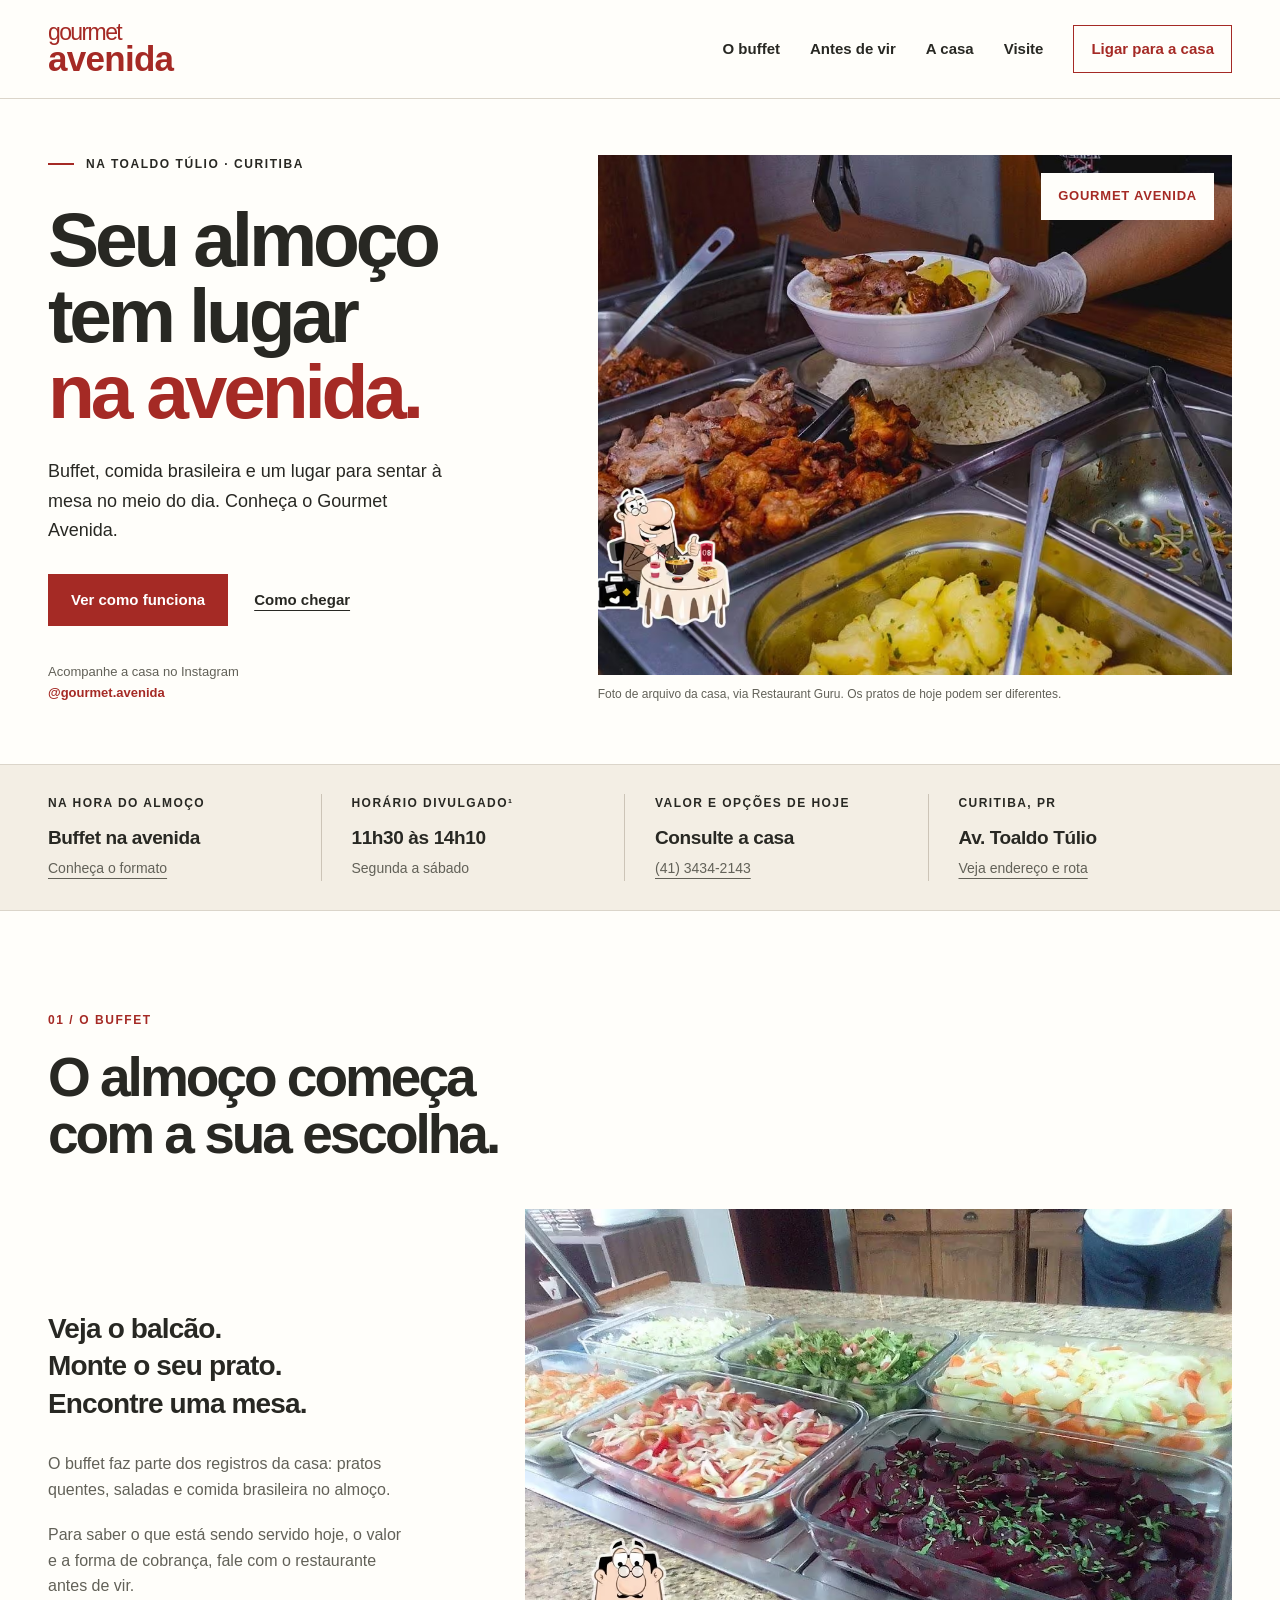
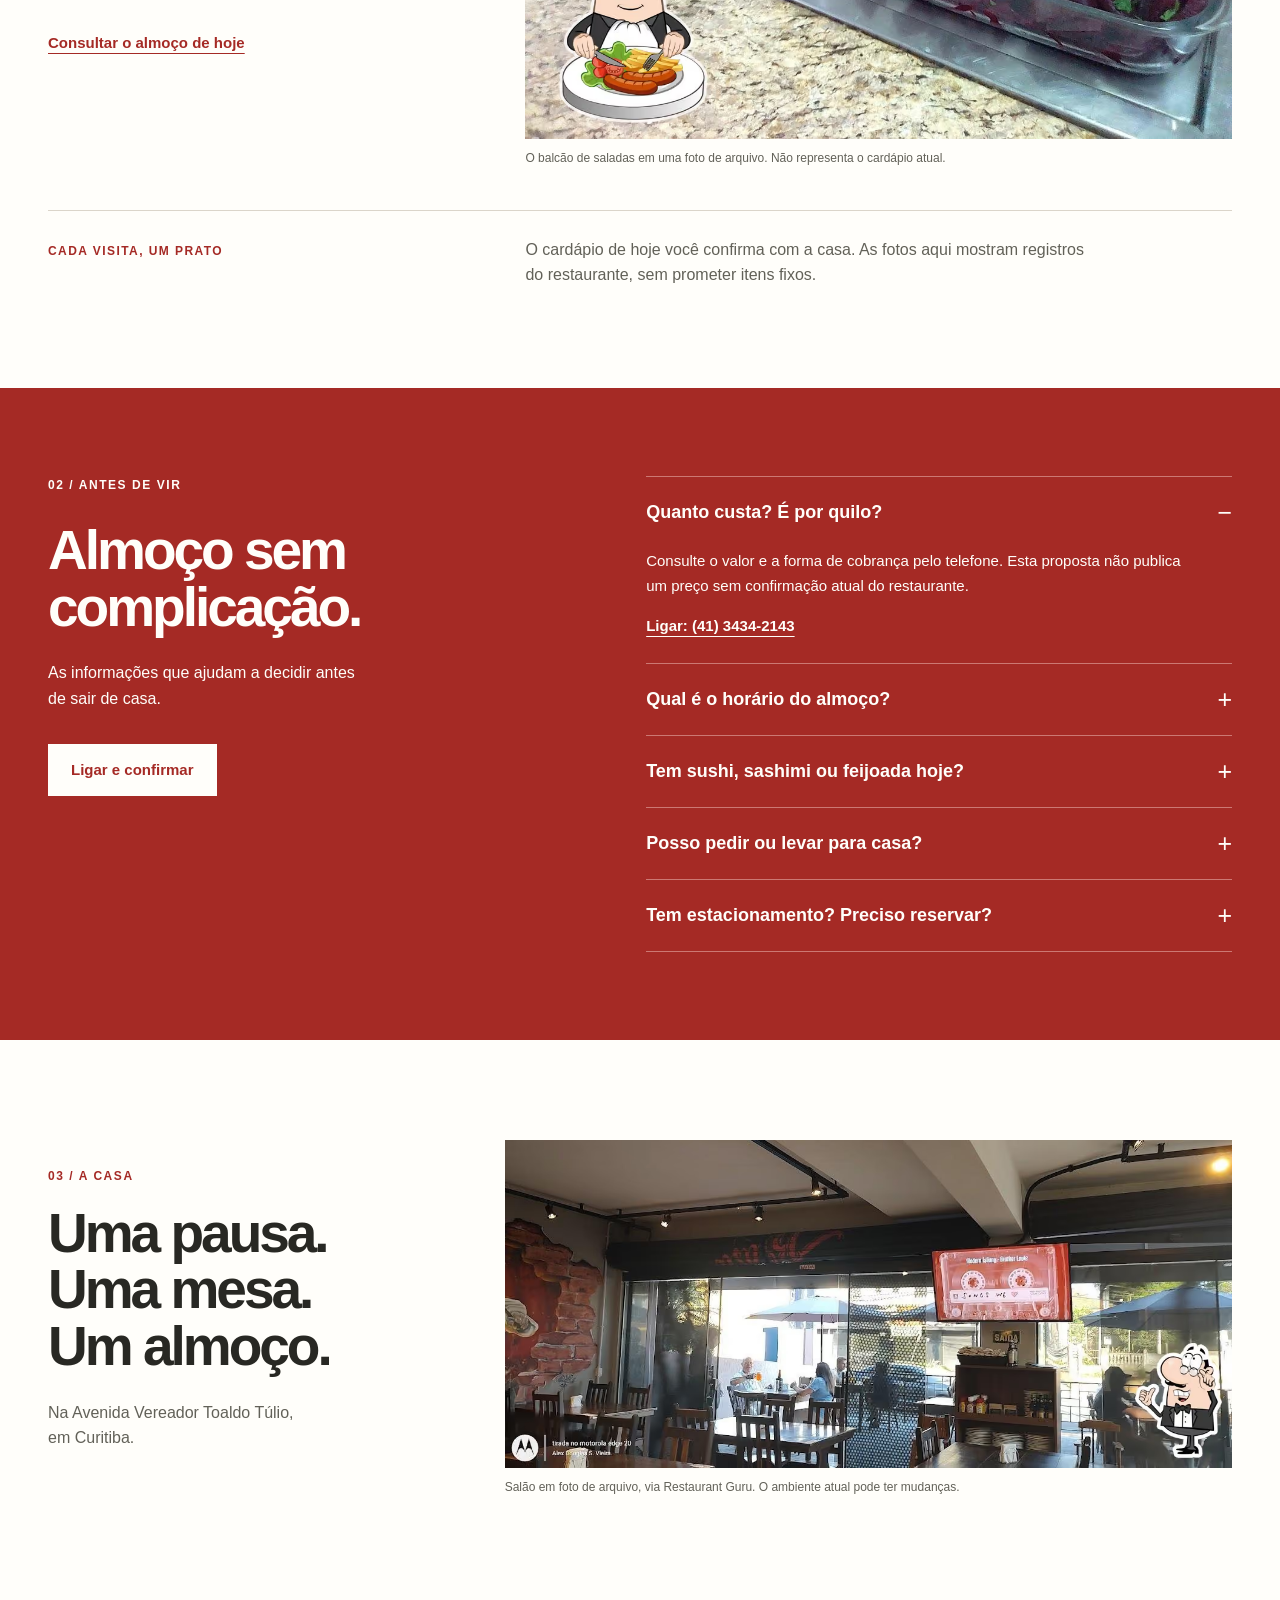
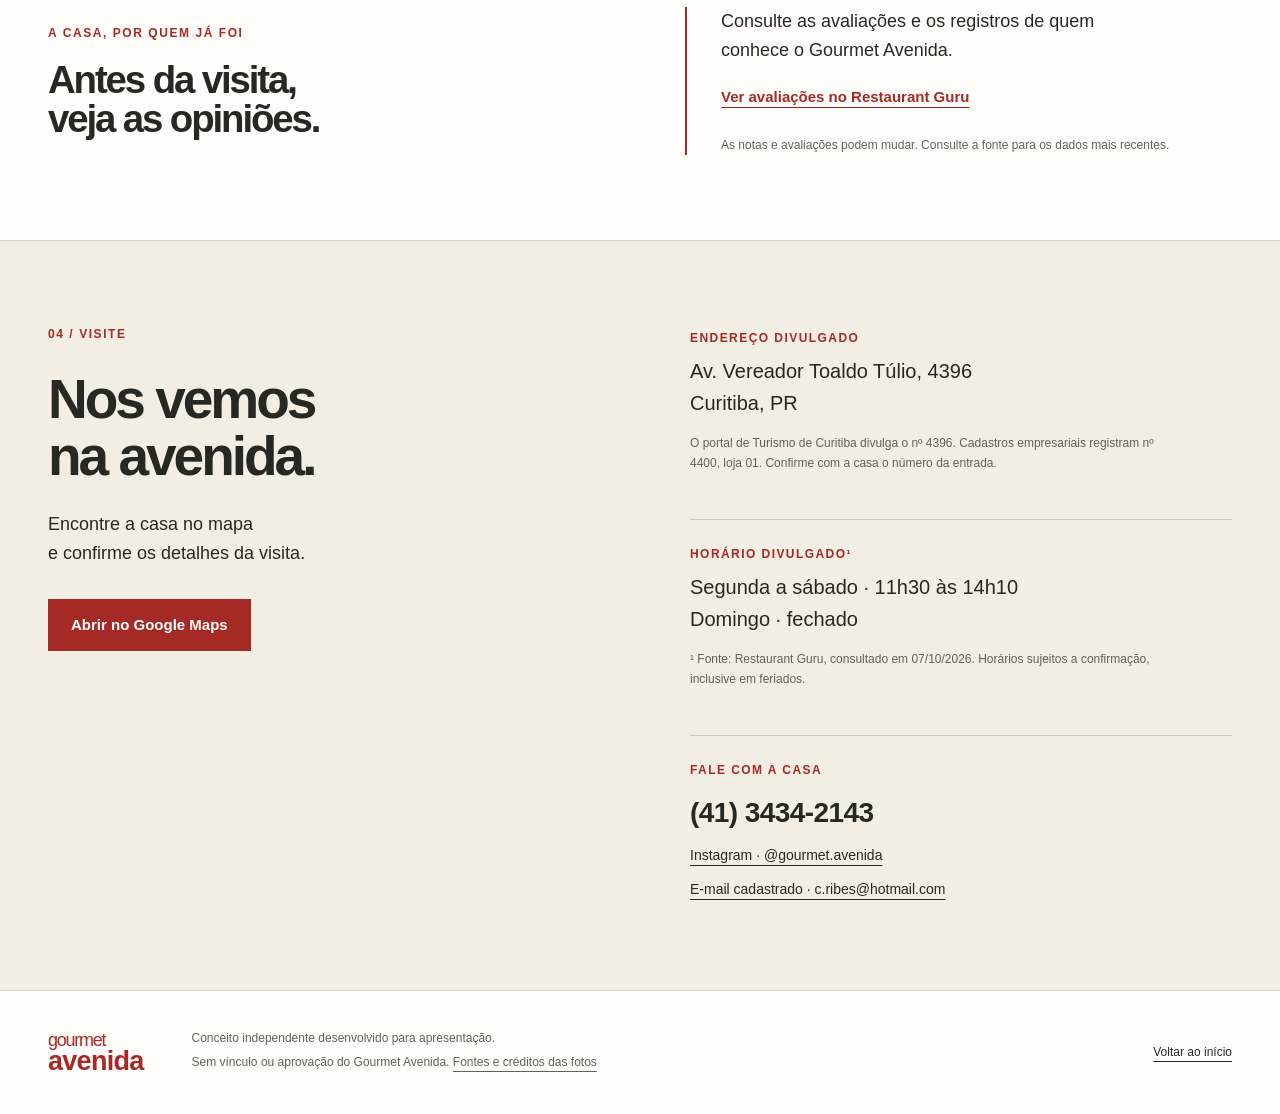
<file: index.html>
<!doctype html>
<html lang="pt-BR">
<head>
  <meta charset="utf-8">
  <meta name="viewport" content="width=device-width, initial-scale=1">
  <meta name="robots" content="noindex, nofollow">
  <meta name="theme-color" content="#a52a25">
  <meta name="description" content="Uma proposta independente de website para o Gourmet Avenida: buffet no almoço, localização e contatos em Curitiba.">
  <title>Gourmet Avenida · Proposta independente</title>
  <link rel="icon" type="image/svg+xml" href="assets/favicon.svg">
  <link rel="stylesheet" href="styles.css">
  <script src="script.js" defer></script>
</head>
<body>
  <a class="skip-link" href="#conteudo">Pular para o conteúdo</a>
  <header class="site-header">
    <div class="header-inner wrap">
      <a class="wordmark" href="#inicio" aria-label="Gourmet Avenida, início"><span>gourmet</span><strong>avenida</strong></a>
      <button class="menu-toggle" aria-controls="navigation" aria-expanded="false" type="button">Menu <span aria-hidden="true">☰</span></button>
      <nav id="navigation" aria-label="Navegação principal">
        <a href="#buffet">O buffet</a><a href="#antes-de-vir">Antes de vir</a><a href="#a-casa">A casa</a><a href="#visite">Visite</a>
        <a class="header-contact" href="tel:+554134342143">Ligar para a casa</a>
      </nav>
    </div>
  </header>
  <main id="conteudo">
    <section class="hero wrap" id="inicio" aria-labelledby="hero-title">
      <div class="hero-copy">
        <p class="eyebrow"><span class="small-rule" aria-hidden="true"></span> NA TOALDO TÚLIO · CURITIBA</p>
        <h1 id="hero-title">Seu almoço<br>tem lugar<br><span>na avenida.</span></h1>
        <p class="hero-description">Buffet, comida brasileira e um lugar para sentar à mesa no meio do dia. Conheça o Gourmet Avenida.</p>
        <div class="actions"><a class="button" href="#buffet">Ver como funciona</a><a class="text-link" href="https://www.google.com/maps/search/?api=1&amp;query=Gourmet%20Avenida%20Curitiba" target="_blank" rel="noopener noreferrer">Como chegar</a></div>
        <a class="hero-instagram" href="https://www.instagram.com/gourmet.avenida/" target="_blank" rel="noopener noreferrer">Acompanhe a casa no Instagram <span>@gourmet.avenida</span></a>
      </div>
      <figure class="hero-photo">
        <picture><source type="image/avif" srcset="assets/images/buffet-640.avif 640w, assets/images/buffet-1200.avif 1200w" sizes="(max-width: 760px) 100vw, 54vw"><img src="assets/images/buffet-1200.webp" srcset="assets/images/buffet-640.webp 640w, assets/images/buffet-1200.webp 1200w" sizes="(max-width: 760px) 100vw, 54vw" width="1200" height="802" fetchpriority="high" alt="Registro do buffet do Gourmet Avenida, com uma pessoa se servindo no balcão de pratos quentes."></picture>
        <div class="photo-label" aria-hidden="true">GOURMET AVENIDA</div>
        <figcaption>Foto de arquivo da casa, via Restaurant Guru. Os pratos de hoje podem ser diferentes.</figcaption>
      </figure>
    </section>
    <div class="quick-info">
      <div class="wrap quick-grid">
        <div><span class="mini-label">NA HORA DO ALMOÇO</span><strong>Buffet na avenida</strong><a href="#buffet">Conheça o formato</a></div>
        <div><span class="mini-label">HORÁRIO DIVULGADO¹</span><strong>11h30 às 14h10</strong><span>Segunda a sábado</span></div>
        <div><span class="mini-label">VALOR E OPÇÕES DE HOJE</span><strong>Consulte a casa</strong><a href="tel:+554134342143">(41) 3434-2143</a></div>
        <div><span class="mini-label">CURITIBA, PR</span><strong>Av. Toaldo Túlio</strong><a href="#visite">Veja endereço e rota</a></div>
      </div>
    </div>
    <section class="section wrap buffet-section" id="buffet" aria-labelledby="buffet-title">
      <div class="section-heading"><p class="eyebrow">01 / O BUFFET</p><h2 id="buffet-title">O almoço começa<br>com a sua escolha.</h2></div>
      <div class="buffet-layout">
        <div class="buffet-copy"><p class="lead">Veja o balcão.<br>Monte o seu prato.<br>Encontre uma mesa.</p><p>O buffet faz parte dos registros da casa: pratos quentes, saladas e comida brasileira no almoço.</p><p>Para saber o que está sendo servido hoje, o valor e a forma de cobrança, fale com o restaurante antes de vir.</p><a class="text-link" href="tel:+554134342143">Consultar o almoço de hoje</a></div>
        <figure class="buffet-photo"><picture><source type="image/avif" srcset="assets/images/saladas-640.avif 640w, assets/images/saladas-1200.avif 1200w" sizes="(max-width: 760px) 100vw, 60vw"><img src="assets/images/saladas-1200.webp" srcset="assets/images/saladas-640.webp 640w, assets/images/saladas-1200.webp 1200w" sizes="(max-width: 760px) 100vw, 60vw" width="1200" height="900" loading="lazy" decoding="async" alt="Foto de arquivo do balcão de saladas do Gourmet Avenida, com travessas no buffet."></picture><figcaption>O balcão de saladas em uma foto de arquivo. Não representa o cardápio atual.</figcaption></figure>
      </div>
      <div class="buffet-note"><span class="mini-label">CADA VISITA, UM PRATO</span><p>O cardápio de hoje você confirma com a casa. As fotos aqui mostram registros do restaurante, sem prometer itens fixos.</p></div>
    </section>
    <section class="before-section" id="antes-de-vir" aria-labelledby="before-title">
      <div class="wrap before-grid"><div><p class="eyebrow">02 / ANTES DE VIR</p><h2 id="before-title">Almoço sem<br>complicação.</h2><p>As informações que ajudam a decidir antes de sair de casa.</p><a class="button button-light" href="tel:+554134342143">Ligar e confirmar</a></div>
      <div class="faq">
        <details open><summary>Quanto custa? É por quilo?</summary><div class="faq-answer"><p>Consulte o valor e a forma de cobrança pelo telefone. Esta proposta não publica um preço sem confirmação atual do restaurante.</p><a href="tel:+554134342143">Ligar: (41) 3434-2143</a></div></details>
        <details><summary>Qual é o horário do almoço?</summary><div class="faq-answer"><p>O Restaurant Guru divulga segunda a sábado, das 11h30 às 14h10, e domingo fechado. Confirme com a casa, principalmente em feriados.¹</p></div></details>
        <details><summary>Tem sushi, sashimi ou feijoada hoje?</summary><div class="faq-answer"><p>Há menções a esses itens em registros e avaliações da casa. Para saber se estão no buffet de hoje, consulte o restaurante. Não há cardápio do dia confirmado nesta proposta.</p><a href="https://www.instagram.com/gourmet.avenida/" target="_blank" rel="noopener noreferrer">Consultar o Instagram da casa</a></div></details>
        <details><summary>Posso pedir ou levar para casa?</summary><div class="faq-answer"><p>Confirme por telefone se há retirada ou entrega hoje e qual é o canal de pedido. Não foi verificado um link oficial de delivery ativo para esta proposta.</p></div></details>
        <details><summary>Tem estacionamento? Preciso reservar?</summary><div class="faq-answer"><p>Fale com a casa sobre estacionamento, reservas e formas de pagamento antes da visita. Essas condições ainda precisam ser confirmadas pelo restaurante.</p></div></details>
      </div></div>
    </section>
    <section class="section wrap house-section" id="a-casa" aria-labelledby="house-title">
      <div class="section-heading"><p class="eyebrow">03 / A CASA</p><h2 id="house-title">Uma pausa.<br>Uma mesa.<br>Um almoço.</h2><p>Na Avenida Vereador Toaldo Túlio, em Curitiba.</p></div>
      <figure class="house-photo"><picture><source type="image/avif" srcset="assets/images/salao-640.avif 640w, assets/images/salao-1200.avif 1200w" sizes="(max-width: 760px) 100vw, 65vw"><img src="assets/images/salao-1200.webp" srcset="assets/images/salao-640.webp 640w, assets/images/salao-1200.webp 1200w" sizes="(max-width: 760px) 100vw, 65vw" width="1200" height="540" loading="lazy" decoding="async" alt="Foto de arquivo do salão do Gourmet Avenida, com mesas, cadeiras e a entrada envidraçada."></picture><figcaption>Salão em foto de arquivo, via Restaurant Guru. O ambiente atual pode ter mudanças.</figcaption></figure>
    </section>
    <section class="reputation wrap" aria-labelledby="reputation-title"><div><p class="eyebrow">A CASA, POR QUEM JÁ FOI</p><h2 id="reputation-title">Antes da visita,<br>veja as opiniões.</h2></div><div class="reputation-copy"><p>Consulte as avaliações e os registros de quem conhece o Gourmet Avenida.</p><a class="text-link" href="https://restaurantguru.com.br/Gourmet-Avenida-Curitiba" target="_blank" rel="noopener noreferrer">Ver avaliações no Restaurant Guru</a><p class="source-note">As notas e avaliações podem mudar. Consulte a fonte para os dados mais recentes.</p></div></section>
    <section class="visit-section" id="visite" aria-labelledby="visit-title"><div class="wrap visit-grid"><div><p class="eyebrow">04 / VISITE</p><h2 id="visit-title">Nos vemos<br>na avenida.</h2><p class="visit-intro">Encontre a casa no mapa<br>e confirme os detalhes da visita.</p><a class="button" href="https://www.google.com/maps/search/?api=1&amp;query=Gourmet%20Avenida%20Curitiba" target="_blank" rel="noopener noreferrer">Abrir no Google Maps</a></div><div class="visit-info"><div class="visit-row"><span class="mini-label">ENDEREÇO DIVULGADO</span><p>Av. Vereador Toaldo Túlio, 4396<br>Curitiba, PR</p><p class="source-note">O portal de Turismo de Curitiba divulga o nº 4396. Cadastros empresariais registram nº 4400, loja 01. Confirme com a casa o número da entrada.</p></div><div class="visit-row"><span class="mini-label">HORÁRIO DIVULGADO¹</span><p>Segunda a sábado · 11h30 às 14h10<br>Domingo · fechado</p><p class="source-note">¹ Fonte: Restaurant Guru, consultado em 07/10/2026. Horários sujeitos a confirmação, inclusive em feriados.</p></div><div class="visit-row"><span class="mini-label">FALE COM A CASA</span><a class="contact-number" href="tel:+554134342143">(41) 3434-2143</a><a href="https://www.instagram.com/gourmet.avenida/" target="_blank" rel="noopener noreferrer">Instagram · @gourmet.avenida</a><a href="mailto:c.ribes@hotmail.com">E-mail cadastrado · c.ribes@hotmail.com</a></div></div></div></section>
  </main>
  <footer class="footer"><div class="wrap footer-inner"><a class="wordmark" href="#inicio" aria-label="Voltar ao início"><span>gourmet</span><strong>avenida</strong></a><div><p>Conceito independente desenvolvido para apresentação.</p><p>Sem vínculo ou aprovação do Gourmet Avenida. <a href="fontes.html">Fontes e créditos das fotos</a></p></div><a class="back-top" href="#inicio">Voltar ao início</a></div></footer>
  <nav class="mobile-actions" aria-label="Acesso rápido"><a href="tel:+554134342143">Ligar</a><a href="#antes-de-vir">Preço e horário</a><a href="https://www.google.com/maps/search/?api=1&amp;query=Gourmet%20Avenida%20Curitiba" target="_blank" rel="noopener noreferrer">Como chegar</a></nav>
</body>
</html>
</file>
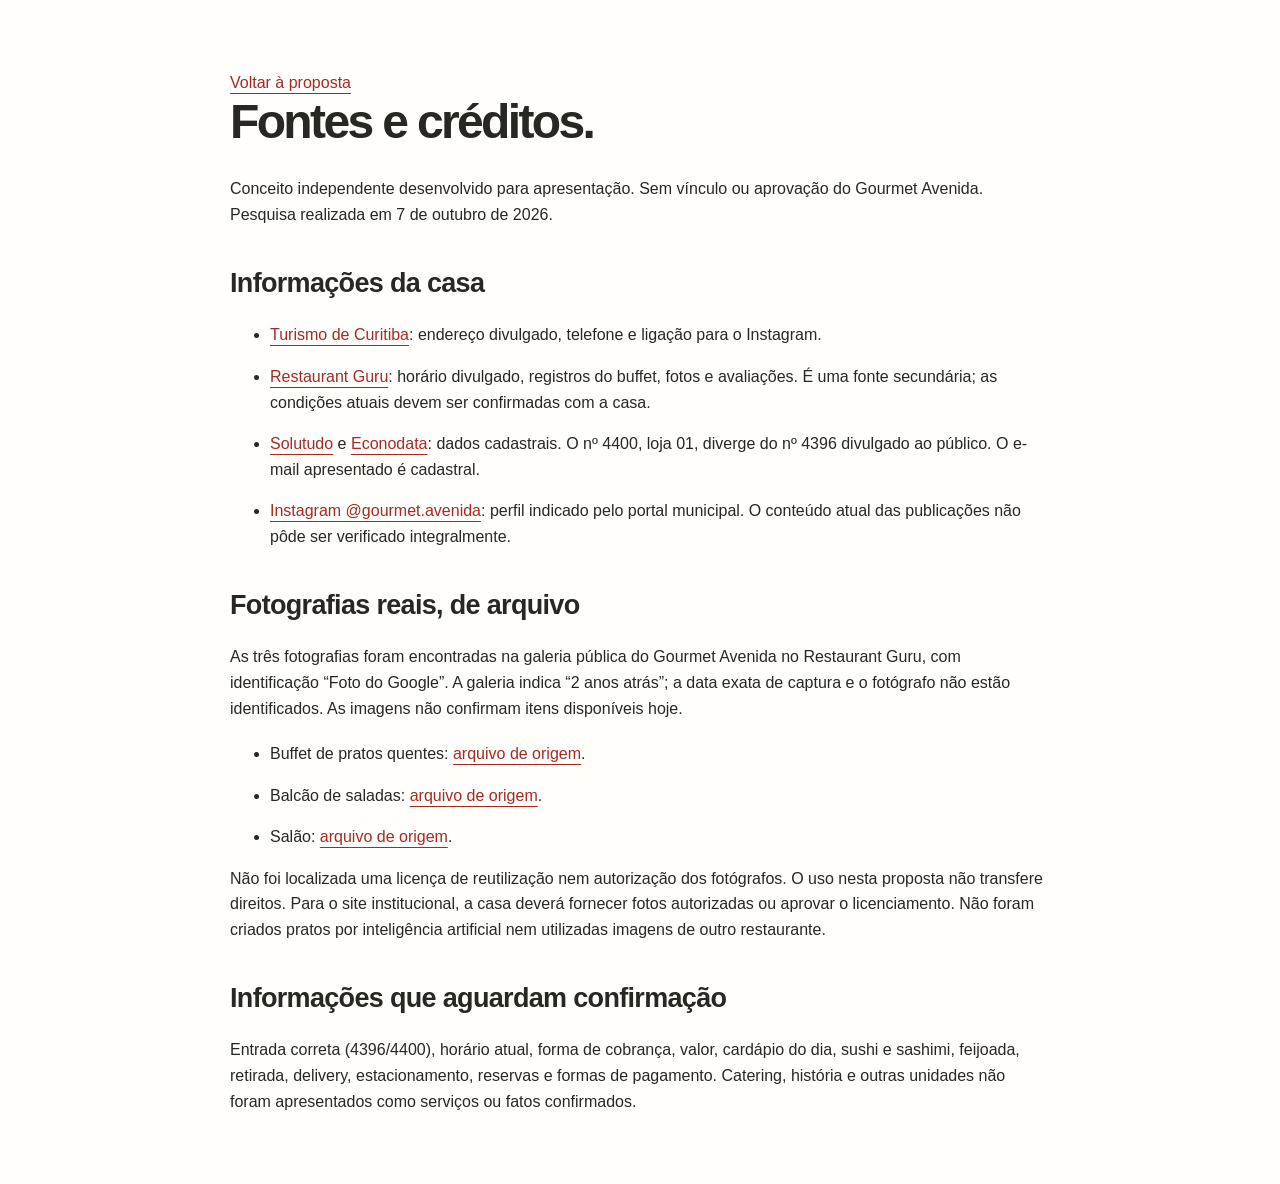
<file: fontes.html>
<!doctype html><html lang="pt-BR"><head><meta charset="utf-8"><meta name="viewport" content="width=device-width,initial-scale=1"><meta name="robots" content="noindex, nofollow"><title>Fontes e créditos · Gourmet Avenida · Proposta</title><link rel="icon" type="image/svg+xml" href="assets/favicon.svg"><link rel="stylesheet" href="styles.css"></head><body><main class="credits wrap"><a href="index.html">Voltar à proposta</a><h1>Fontes e créditos.</h1><p>Conceito independente desenvolvido para apresentação. Sem vínculo ou aprovação do Gourmet Avenida. Pesquisa realizada em 7 de outubro de 2026.</p><h2>Informações da casa</h2><ul><li><a href="https://turismo.curitiba.pr.gov.br/conteudos/variados/69/3" target="_blank" rel="noopener noreferrer">Turismo de Curitiba</a>: endereço divulgado, telefone e ligação para o Instagram.</li><li><a href="https://restaurantguru.com.br/Gourmet-Avenida-Curitiba" target="_blank" rel="noopener noreferrer">Restaurant Guru</a>: horário divulgado, registros do buffet, fotos e avaliações. É uma fonte secundária; as condições atuais devem ser confirmadas com a casa.</li><li><a href="https://www.solutudo.com.br/empresas/pr/curitiba/restaurantes/gourmet-avenida-ltda-2988454" target="_blank" rel="noopener noreferrer">Solutudo</a> e <a href="https://www.econodata.com.br/consulta-empresa/21246139000190-gourmet-avenida-ltda" target="_blank" rel="noopener noreferrer">Econodata</a>: dados cadastrais. O nº 4400, loja 01, diverge do nº 4396 divulgado ao público. O e-mail apresentado é cadastral.</li><li><a href="https://www.instagram.com/gourmet.avenida/" target="_blank" rel="noopener noreferrer">Instagram @gourmet.avenida</a>: perfil indicado pelo portal municipal. O conteúdo atual das publicações não pôde ser verificado integralmente.</li></ul><h2>Fotografias reais, de arquivo</h2><p>As três fotografias foram encontradas na galeria pública do Gourmet Avenida no Restaurant Guru, com identificação “Foto do Google”. A galeria indica “2 anos atrás”; a data exata de captura e o fotógrafo não estão identificados. As imagens não confirmam itens disponíveis hoje.</p><ul><li>Buffet de pratos quentes: <a href="https://img05.restaurantguru.com/raa9-Gourmet-avenida-meals.jpg" target="_blank" rel="noopener noreferrer">arquivo de origem</a>.</li><li>Balcão de saladas: <a href="https://img05.restaurantguru.com/r311-food-Gourmet-avenida.jpg" target="_blank" rel="noopener noreferrer">arquivo de origem</a>.</li><li>Salão: <a href="https://img05.restaurantguru.com/rc9b-interior-Gourmet-avenida.jpg" target="_blank" rel="noopener noreferrer">arquivo de origem</a>.</li></ul><p>Não foi localizada uma licença de reutilização nem autorização dos fotógrafos. O uso nesta proposta não transfere direitos. Para o site institucional, a casa deverá fornecer fotos autorizadas ou aprovar o licenciamento. Não foram criados pratos por inteligência artificial nem utilizadas imagens de outro restaurante.</p><h2>Informações que aguardam confirmação</h2><p>Entrada correta (4396/4400), horário atual, forma de cobrança, valor, cardápio do dia, sushi e sashimi, feijoada, retirada, delivery, estacionamento, reservas e formas de pagamento. Catering, história e outras unidades não foram apresentados como serviços ou fatos confirmados.</p></main></body></html>
</file>
<file: styles.css>
:root{--red:#a52a25;--dark-red:#88211d;--ink:#282823;--paper:#fffefa;--sand:#f3eee4;--line:#dbd5ca;--muted:#626158;--max:1312px}*{box-sizing:border-box}html{scroll-behavior:smooth;scroll-padding-top:100px}body{margin:0;background:var(--paper);color:var(--ink);font-family:Arial,Helvetica,sans-serif;font-size:1rem;line-height:1.6}a{color:inherit;text-underline-offset:5px}button{font:inherit}img{max-width:100%;height:auto;display:block}figure{margin:0}h1,h2,p{margin-top:0}h1,h2{overflow-wrap:anywhere;hyphens:auto;font-weight:750;letter-spacing:-.055em;line-height:1.03}h2{font-size:clamp(2.25rem,4.3vw,3.875rem);margin-bottom:25px}p{margin-bottom:20px}a:focus-visible,button:focus-visible,summary:focus-visible{outline:3px solid #0c6c92;outline-offset:6px;border-radius:2px}.wrap{max-width:var(--max);width:calc(100% - 96px);margin-inline:auto}.skip-link{position:fixed;top:8px;left:12px;background:var(--ink);color:white;padding:12px 20px;z-index:99;transform:translateY(-180%)}.skip-link:focus{transform:translateY(0)}.site-header{background:var(--paper);border-bottom:1px solid var(--line);position:sticky;top:0;z-index:20}.header-inner{min-height:98px;display:flex;align-items:center;justify-content:space-between;gap:32px}.wordmark{text-decoration:none;display:flex;flex-direction:column;line-height:.92;letter-spacing:-.045em;color:var(--red);width:max-content;flex:none}.wordmark span{font-size:1.4375rem;font-weight:400;letter-spacing:-.07em}.wordmark strong{font-size:2.1875rem;font-weight:800}nav{display:flex;align-items:center;gap:30px}nav a{text-decoration:none;font-size:0.9375rem;font-weight:600;padding-block:10px}nav a:hover{color:var(--red);text-decoration:underline}.header-contact{border:1px solid var(--red);color:var(--red);padding:11px 17px}.menu-toggle{display:none}.hero{display:grid;grid-template-columns:.9fr 1.12fr;gap:40px;padding-top:56px;padding-bottom:60px;align-items:center}.eyebrow{font-size:0.75rem;font-weight:700;letter-spacing:.13em;margin-bottom:28px;line-height:1.5;display:flex;align-items:center;gap:12px}.small-rule{height:2px;width:26px;background:var(--red)}h1{font-size:clamp(3.375rem,6vw,5.375rem);margin-bottom:28px;line-height:.99}h1 span{color:var(--red)}.hero-description{max-width:410px;font-size:1.125rem;line-height:1.65;margin-bottom:28px}.actions{display:flex;align-items:center;gap:26px;flex-wrap:wrap}.button{display:inline-flex;justify-content:center;align-items:center;min-height:52px;padding:13px 22px;color:white;background:var(--red);text-decoration:none;font-size:0.9375rem;font-weight:700;border:1px solid var(--red);transition:background .15s}.button:hover{background:var(--dark-red)}.text-link{font-weight:700;font-size:0.9375rem;display:inline-block;padding-block:12px}.hero-instagram{font-size:0.8125rem;display:block;margin-top:36px;color:var(--muted);text-decoration:none}.hero-instagram span{display:block;color:var(--red);font-weight:600}.hero-photo{position:relative;align-self:stretch;display:flex;flex-direction:column;justify-content:center}.hero-photo picture{height:100%;min-height:475px;background:var(--sand);display:block}.hero-photo img{height:100%;min-height:475px;width:100%;object-fit:cover;object-position:center}.photo-label{position:absolute;right:18px;top:18px;letter-spacing:.06em;line-height:1.45;font-weight:700;font-size:0.8125rem;background:var(--paper);color:var(--red);padding:14px 17px}.photo-label span{font-size:0.75rem;letter-spacing:0;font-weight:400;color:var(--ink)}figcaption{font-size:0.75rem;line-height:1.6;color:var(--muted);padding-top:10px}.quick-info{background:var(--sand);border-block:1px solid var(--line)}.quick-grid{display:grid;grid-template-columns:repeat(4,minmax(0,1fr));padding-block:29px;gap:30px}.quick-grid>div{min-width:0;overflow-wrap:anywhere;border-right:1px solid #ccc4b7;display:flex;flex-direction:column;gap:3px}.quick-grid>div:last-child{border:0}.mini-label{font-size:0.75rem;letter-spacing:.12em;font-weight:700;display:block;margin-bottom:8px;line-height:1.5}.quick-grid strong{font-size:1.1875rem;letter-spacing:-.02em}.quick-grid a,.quick-grid>div>span:last-child{font-size:0.875rem;color:var(--muted);width:max-content;max-width:100%;line-height:1.8}.section{padding-block:100px}.section-heading{margin-bottom:46px}.section-heading .eyebrow{color:var(--red);margin-bottom:20px}.buffet-layout{display:grid;grid-template-columns:.72fr 1.28fr;gap:80px;align-items:center}.buffet-copy{max-width:360px}.lead{font-size:1.75rem;letter-spacing:-.03em;line-height:1.35;font-weight:600;margin-bottom:28px}.buffet-copy p:not(.lead){color:var(--muted)}.buffet-copy .text-link{color:var(--red)}.buffet-photo img{aspect-ratio:4/3;width:100%;object-fit:cover}.buffet-note{margin-top:42px;display:grid;grid-template-columns:.72fr 1.28fr;gap:80px;border-top:1px solid var(--line);padding-top:26px}.buffet-note .mini-label{color:var(--red);padding-top:5px}.buffet-note p{margin:0;color:var(--muted);max-width:570px}.before-section{background:var(--red);color:var(--paper);padding-block:88px}.before-grid{display:grid;grid-template-columns:1fr 1.2fr;gap:110px}.before-grid>div>p:not(.eyebrow){max-width:310px}.button-light{background:var(--paper);color:var(--red);border-color:var(--paper);margin-top:12px}.button-light:hover{background:#e5ddce}.faq details{border-bottom:1px solid #cc7873}.faq details:first-child{border-top:1px solid #cc7873}.faq summary{list-style:none;cursor:pointer;font-size:1.125rem;font-weight:600;line-height:1.5;padding:22px 35px 22px 0;position:relative}.faq summary::-webkit-details-marker{display:none}.faq summary::after{content:'+';position:absolute;right:0;font-size:1.5625rem;line-height:1.1;font-weight:400}.faq details[open] summary::after{content:'−'}.faq-answer{padding-bottom:25px;font-size:0.9375rem;line-height:1.7}.faq-answer p{margin-bottom:14px;max-width:540px}.faq-answer p:last-child{margin-bottom:0}.faq-answer a{font-weight:600}.house-section{display:grid;grid-template-columns:.7fr 1.3fr;gap:65px;align-items:center}.house-section .section-heading{margin:0}.house-section .section-heading>p:last-child{color:var(--muted);max-width:270px}.house-photo img{width:100%;aspect-ratio:1200/540;object-fit:cover}.reputation{padding-top:10px;padding-bottom:85px;display:grid;grid-template-columns:1fr 1fr;gap:90px;align-items:center}.reputation h2{font-size:clamp(1.875rem,3vw,2.75rem);margin:0}.reputation .eyebrow{color:var(--red);margin-bottom:18px}.reputation-copy{border-left:2px solid var(--red);padding-left:34px}.reputation-copy>p:first-child{font-size:1.125rem;max-width:420px;margin-bottom:8px}.reputation-copy .text-link{color:var(--red)}.source-note{font-size:0.75rem!important;line-height:1.65!important;color:var(--muted);margin-top:15px;max-width:480px}.reputation-copy .source-note{margin-bottom:0}.visit-section{background:var(--sand);border-top:1px solid var(--line);padding-block:84px}.visit-grid{display:grid;grid-template-columns:1fr 1fr;gap:100px}.visit-section .eyebrow{color:var(--red)}.visit-intro{font-size:1.125rem;margin-bottom:32px}.visit-info{padding-top:4px}.visit-row{border-bottom:1px solid #cdc6b9;padding-bottom:25px;margin-bottom:25px}.visit-row:last-child{border:0;padding:0;margin-bottom:0}.visit-row .mini-label{color:var(--red)}.visit-row>p:not(.source-note){font-size:1.25rem;line-height:1.6;margin-bottom:0}.visit-row>a{display:block;width:max-content;max-width:100%;padding-block:6px;font-size:0.875rem;overflow-wrap:anywhere}.visit-row>a.contact-number{font-size:1.75rem;line-height:1.4;font-weight:600;letter-spacing:-.02em;text-decoration:none}.footer{border-top:1px solid var(--line);padding-block:38px}.footer-inner{display:flex;align-items:center;gap:48px;justify-content:space-between}.footer-inner>div{flex:1}.footer p{font-size:0.75rem;color:var(--muted);margin-bottom:4px;line-height:1.6}.footer .wordmark span{font-size:1.125rem}.footer .wordmark strong{font-size:1.6875rem}.back-top{font-size:0.75rem;white-space:nowrap;padding:12px 0}.mobile-actions{display:none}.credits{max-width:820px;margin:70px auto}.credits h1{font-size:3rem;line-height:1.1}.credits h2{font-size:1.6875rem;letter-spacing:-.025em;margin-top:42px}.credits li{margin-bottom:16px;overflow-wrap:anywhere}.credits p,.credits li{font-size:1rem}.credits a{color:var(--red)}
@media(min-width:1600px){.hero{gap:60px}.hero-photo picture,.hero-photo img{min-height:540px}}
@media(max-width:1100px){.wrap{width:calc(100% - 64px)}nav{gap:20px}.hero{gap:28px}.hero-photo picture,.hero-photo img{min-height:430px}.hero-description{font-size:1.0625rem}h1{font-size:3.875rem}.before-grid{gap:60px}.buffet-layout,.buffet-note{gap:45px}.house-section{gap:40px}.visit-grid{gap:60px}.photo-label{font-size:0.75rem;padding:12px}.quick-grid{gap:20px}.quick-grid strong{font-size:1.0625rem}}
@media(max-width:900px){.header-contact{display:none}.hero{padding-top:38px}.hero-photo picture,.hero-photo img{min-height:390px}h1{font-size:3.3125rem}.actions{gap:18px}.quick-grid{grid-template-columns:repeat(2,minmax(0,1fr));gap:28px}.quick-grid>div:nth-child(2){border:0}.before-grid{gap:38px}.section{padding-block:76px}.buffet-layout{gap:35px;grid-template-columns:.85fr 1.15fr}.buffet-note{gap:35px;grid-template-columns:.85fr 1.15fr}.house-section{grid-template-columns:.8fr 1.2fr}.reputation{gap:45px}.visit-grid{gap:40px}.footer-inner{gap:25px}.back-top{display:none}}
@media(max-width:760px){html{scroll-padding-top:86px}.wrap{width:calc(100% - 40px)}.header-inner{min-height:78px;gap:15px;flex-wrap:wrap;padding-block:15px}.wordmark span{font-size:1.125rem}.wordmark strong{font-size:1.75rem}.menu-toggle{border:1px solid var(--line);background:transparent;color:var(--ink);padding:8px 12px;min-height:44px;align-items:center;gap:12px;font-size:0.875rem}.js .menu-toggle{display:flex}.header-inner nav{width:100%;flex-wrap:wrap;gap:12px 22px;padding-top:12px;border-top:1px solid var(--line)}.js .header-inner nav{display:none}.js .header-inner nav.is-open{display:flex}nav a{font-size:0.875rem;padding-block:6px}.hero{display:flex;flex-direction:column;gap:34px;padding-top:32px;padding-bottom:34px;align-items:stretch}.eyebrow{font-size:0.75rem;margin-bottom:21px;letter-spacing:.1em}h1{font-size:clamp(3rem,10vw,4.125rem);margin-bottom:24px}.hero-description{font-size:1rem;line-height:1.65;max-width:470px;margin-bottom:24px}.actions{gap:18px}.button{font-size:0.875rem;min-height:50px;padding:12px 18px}.text-link{font-size:0.875rem}.hero-instagram{margin-top:24px;font-size:0.75rem}.hero-instagram span{display:inline;margin-left:3px}.hero-photo picture,.hero-photo img{min-height:0;height:auto;aspect-ratio:1200/802}.hero-photo img{object-fit:contain}.photo-label{right:10px;top:10px;padding:9px 12px}.photo-label span{display:none}figcaption{font-size:0.75rem;padding-top:8px}.quick-grid{padding-block:25px;gap:26px 20px}.quick-grid strong{font-size:1rem}.mini-label{font-size:0.75rem;letter-spacing:.09em;margin-bottom:5px}.quick-grid>div{padding-right:10px;gap:2px}.quick-grid a,.quick-grid>div>span:last-child{font-size:0.875rem}.section{padding-block:60px}h2{font-size:2.375rem;margin-bottom:23px}.section-heading{margin-bottom:30px}.section-heading .eyebrow{margin-bottom:17px}.buffet-layout{display:flex;flex-direction:column;align-items:stretch;gap:30px}.buffet-copy{max-width:100%}.lead{font-size:1.5625rem;line-height:1.4;margin-bottom:23px}.buffet-copy p:not(.lead){font-size:0.9375rem}.buffet-copy .text-link{padding-top:0}.buffet-note{display:block;margin-top:28px;padding-top:22px}.buffet-note .mini-label{margin-bottom:12px}.buffet-note p{font-size:0.875rem}.before-section{padding-block:58px}.before-grid{display:block}.before-grid>div:first-child{margin-bottom:35px}.before-grid>div>p:not(.eyebrow){max-width:100%;font-size:0.9375rem}.faq summary{font-size:1rem;padding-block:20px}.faq-answer{font-size:0.875rem}.house-section{display:flex;flex-direction:column;gap:26px;align-items:stretch}.house-section h2{max-width:350px}.house-section .section-heading>p:last-child{max-width:100%;font-size:0.9375rem;margin-bottom:0}.house-photo img{aspect-ratio:3/2;object-position:left}.reputation{display:block;padding-bottom:60px;padding-top:0}.reputation h2{font-size:2.125rem}.reputation-copy{margin-top:27px;padding-left:22px}.reputation-copy>p:first-child{font-size:1rem}.source-note{font-size:0.75rem!important}.visit-section{padding-block:58px}.visit-grid{display:block}.visit-grid>div:first-child{margin-bottom:42px}.visit-section h2{font-size:2.75rem}.visit-intro{font-size:1rem;margin-bottom:27px}.visit-row>p:not(.source-note){font-size:1.125rem}.visit-row>a.contact-number{font-size:1.5625rem}.footer{padding-top:29px;padding-bottom:105px}.footer-inner{align-items:flex-start;flex-direction:column;gap:22px}.footer p{font-size:0.75rem;max-width:380px}.mobile-actions{position:fixed;bottom:0;left:0;right:0;z-index:30;display:grid;grid-template-columns:.7fr 1.1fr 1fr;gap:0;background:var(--paper);border-top:1px solid var(--line);padding-bottom:env(safe-area-inset-bottom)}.mobile-actions a{min-height:60px;display:flex;align-items:center;justify-content:center;font-size:0.875rem;color:var(--red);padding:12px 4px;line-height:1.2}.mobile-actions a+a{border-left:1px solid var(--line)}.mobile-actions a:last-child{background:var(--red);color:var(--paper)}.credits{margin-block:40px}.credits h1{font-size:2.375rem}}
@media(prefers-reduced-motion:reduce){html{scroll-behavior:auto}*{transition:none!important}}
@media print{.site-header,.mobile-actions,.menu-toggle,.button{display:none}.wrap{width:100%}.hero{page-break-inside:avoid}.before-section{background:white;color:black}.faq details{display:block}h1{font-size:2.5rem}.footer{padding-bottom:20px}}
</file>
